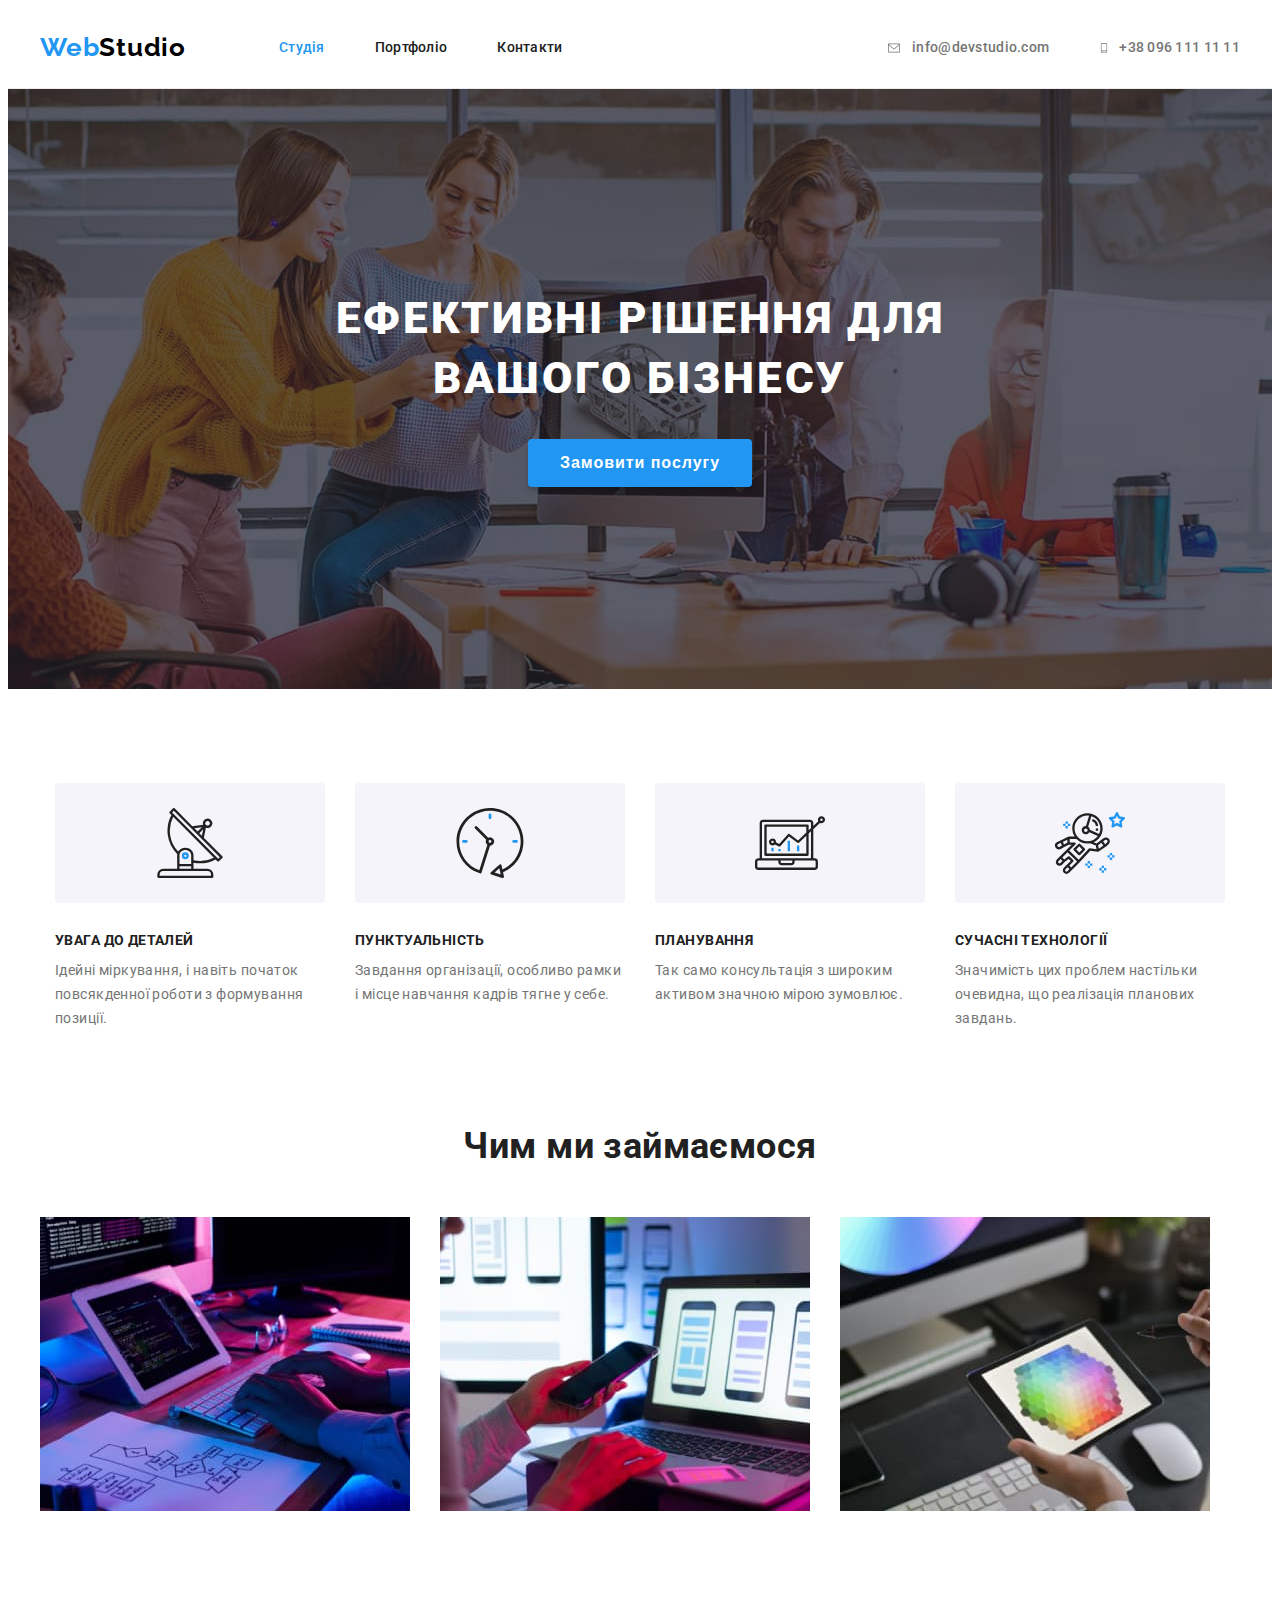
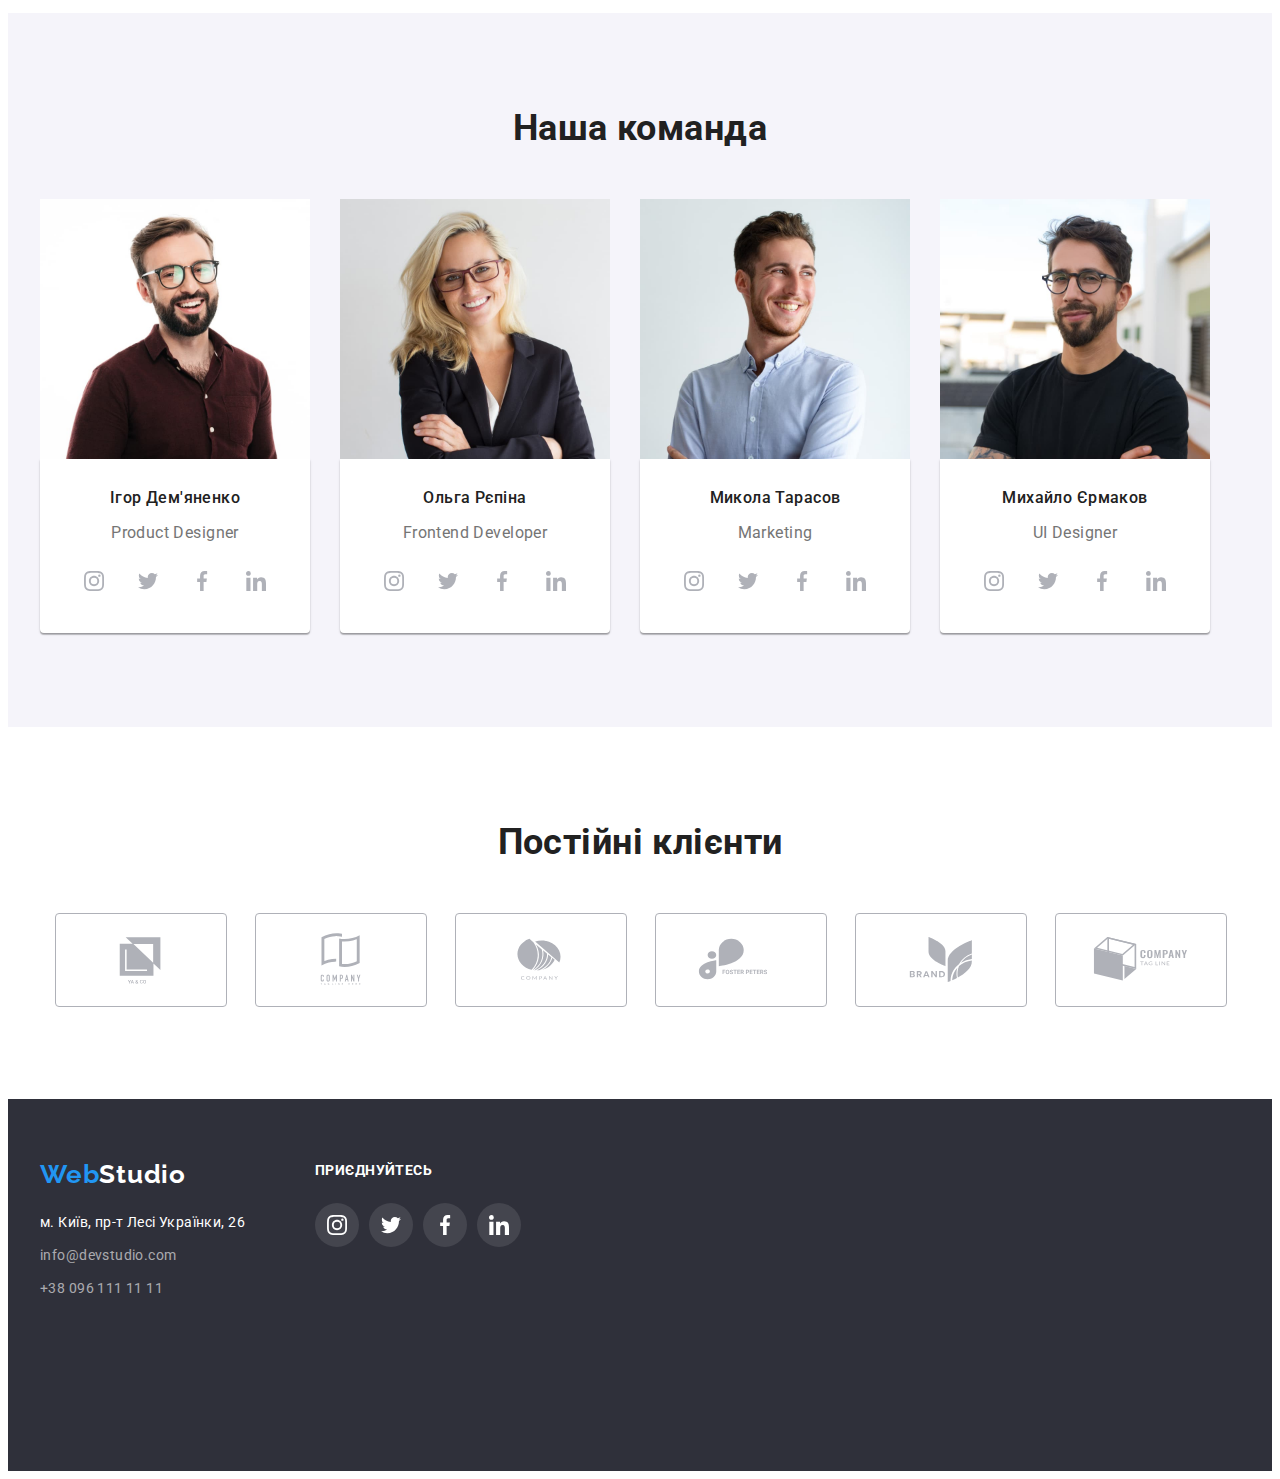
<file: index.html>
<!DOCTYPE html>
<html lang="uk">

<head>
    <meta charset="UTF-8">
    <meta http-equiv="X-UA-Compatible" content="IE=edge">
    <meta name="viewport" content="width=device-width, initial-scale=1.0">
    <title>Document</title>
    <link rel="preconnect" href="https://fonts.googleapis.com">
<link rel="preconnect" href="https://fonts.gstatic.com" crossorigin>
<link href="https://fonts.googleapis.com/css2?family=Raleway:wght@700&family=Roboto:wght@400;500;700;900&display=swap" rel="stylesheet">
 <link rel="stylesheet" href="https://cdnjs.cloudflare.com/ajax/libs/modern-normalize/1.1.0/modern-normalize.min.css" integrity="sha512-wpPYUAdjBVSE4KJnH1VR1HeZfpl1ub8YT/NKx4PuQ5NmX2tKuGu6U/JRp5y+Y8XG2tV+wKQpNHVUX03MfMFn9Q==" crossorigin="anonymous" referrerpolicy="no-referrer"/>   
<link rel="stylesheet" href="./css/styles.css"/>
</head>

<body>
    <!--Шапка сайта-->
    
    <header class="page-header">
        <div class="container main-nav">
        <nav class="main-nav">
            <a href="./index.html" class="logo">
                <span class="accent">Web</span>Studio
            </a>

            <ul class="site-nav list">
                <li class="item"> <a href="./index.html" class="link current">Студія</a></li>
                <li class="item"> <a href="./portfolio.html" class="link">Портфоліо</a></li>
                <li class="item"> <a href="#" class="link">Контакти</a></li>
            </ul>
        </nav>
        


        <ul class="auth-nav list">
            <li class="item auth-nav-item">
                <a href="mailto:info@devstudio.com" class="auth-nav-item link">
                <svg class="auth-nav-icon" width="16px" height="12px">
                <use class="icon" href="./image/icons.svg#icon-envelope"></use>
            </svg>info@devstudio.com</a></li>
            
            <li class="item auth-nav-item">
                <a href="tel:+380961111111" class="link">
                    <svg class="auth-nav-icon" width="10px" height="16px">
                    <use href="./image/icons.svg#icon-smartphone"></use>
            </svg> +38 096 111 11 11</a></li>
                
        </ul>
    </div>
    </header>


    <main>
        <!--Герой-->
        <div class="overlay">
        <section class="hero">
            <div class="container">
            <h1 class="hero-title">Ефективні рішення для вашого бізнесу</h1>
            <button type="button" name="button" class="hero-btn">Замовити послугу</button>
           </div>
        </section>
    </div>

        <!--Особливості роботи-->
        <section class="feature section">
        <div class="container">
             <h2 class="section-title" hidden>Особливості</h2>
             <ul class="feature-list list">
                <li class="feature-item">
                    <div class="feature-icon">
                    <svg class="feature-link" width="70px" height="70px">
                        <use   href="./image/icons.svg#icon-antenna"></use>
                </svg> </div>
                    <h3 class="feature-title">УВАГА ДО ДЕТАЛЕЙ</h3>
                    <p class="feature-text">Ідейні міркування, і навіть початок повсякденної роботи з формування позиції.</p>
                </li>
                <li class="feature-item">
                    <div class="feature-icon">
                    <svg class="feature-link" width="70px" height="70px">
                        <use  href="./image/icons.svg#icon-clock"></use>
                </svg> </div>
                    <h3 class="feature-title">ПУНКТУАЛЬНІСТЬ</h3>
                    <p class="feature-text">Завдання організації, особливо рамки і місце навчання кадрів тягне у себе.</p>
                </li>
                <li class="feature-item">
                    <div class="feature-icon">
                    <svg class="feature-link" width="70px" height="70px">
                        <use  href="./image/icons.svg#icon-diagram"></use>
                </svg> </div>
                    <h3 class="feature-title">ПЛАНУВАННЯ</h3>
                    <p class="feature-text"> Так само консультація з широким активом значною мірою зумовлює.</p>
                </li>
                <li class="feature-item">
                    <div class="feature-icon">
                    <svg class="feature-link" width="70px" height="70px">
                        <use  href="./image/icons.svg#icon-astronaut"></use>
                </svg> </div>
                    <h3 class="feature-title">СУЧАСНІ ТЕХНОЛОГІЇ</h3>
                    <p class="feature-text">Значимість цих проблем настільки очевидна, що реалізація планових завдань.</p>
                </li>
            </ul>
         </div>
</section>

        <!--Приклади роботи-->
        <section class="work section">
        <div class="container">
                <h2 class="section-title">Чим ми займаємося</h2>

            <ul class="work-list list" >
                <li class="work-item"><img src="./image/box-1.jpg" alt="Робоче місце" width="370"/></li>
                <li class="work-item"><img src="./image/box-2.jpg" alt="Ноутбук" width="370"/></li>
                <li class="work-item"><img src="./image/box-3.jpg" alt="Планшет" width="370"/></li>
            </ul>
        </div>
        </section>
   

        <!--Команда-->
        <section class="team section">
        <div class="container">
                    <h2 class="section-title">Наша команда</h2>
            <ul class="team-list list">
                <li class="team-item">
                    <img class="team-img" src="./image/team-card-1.jpg" alt="Ігор Дем'яненко" width="270"/>
                    <div class="team-card">
                    <h3 class="team-title">Ігор Дем'яненко</h3>
                    <p class="team-profession">Product Designer</p>
                      <ul class="team-list-icon list">
                            <li class="team-item-icon">
                            <a href="" class="team-link link"><svg class="team-icon" width="20px" height="20px">
                                <use href="./image/icons.svg#icon-instagram"></use>
                            </svg></a></li>
                            <li class="team-item-icon">
                            <a href="" class="team-link link"><svg class="team-icon" width="20px" height="20px">
                                <use href="./image/icons.svg#icon-twitter"></use>
                            </svg></a></li>
                            <li class="team-item-icon">
                            <a href="" class="team-link link"><svg class="team-icon" width="20px" height="20px">
                                <use href="./image/icons.svg#icon-facebook"></use>
                            </svg></a></li>
                            <li class="team-item-icon">
                            <a href="" class="team-link link"><svg class="team-icon" width="20px" height="20px">
                                <use href="./image/icons.svg#icon-linkedin"></use>
                            </svg></a></li>
                    </ul>
                    
                    
                    
                </div>
                </li>
                <li class="team-item">
                    <img class="team-img" src="./image/team-card-2.jpg" alt="Ольга Рєпіна" width="270"/>
                    <div class="team-card">
                    <h3 class="team-title">Ольга Рєпіна</h3>
                    <p class="team-profession">Frontend Developer</p>
                    <ul class="team-list-icon list">
                        <li class="team-item-icon">
                        <a href="" class="team-link link"><svg class="team-icon" width="20px" height="20px">
                            <use href="./image/icons.svg#icon-instagram"></use>
                        </svg></a></li>
                        <li class="team-item-icon">
                        <a href="" class="team-link link"><svg class="team-icon" width="20px" height="20px">
                            <use href="./image/icons.svg#icon-twitter"></use>
                        </svg></a></li>
                        <li class="team-item-icon">
                        <a href="" class="team-link link"><svg class="team-icon" width="20px" height="20px">
                            <use href="./image/icons.svg#icon-facebook"></use>
                        </svg></a></li>
                        <li class="team-item-icon">
                        <a href="" class="team-link link"><svg class="team-icon" width="20px" height="20px">
                            <use href="./image/icons.svg#icon-linkedin"></use>
                        </svg></a></li>
                </ul>
                </div>
                </li>
                <li class="team-item">
                    <img class="team-img" src="./image/team-card-3.jpg" alt="Микола Тарасов" width="270"/>
                    <div class="team-card">
                    <h3 class="team-title">Микола Тарасов</h3>
                    <p class="team-profession">Marketing</p>
                    <ul class="team-list-icon list">
                        <li class="team-item-icon">
                        <a href="" class="team-link link"><svg class="team-icon" width="20px" height="20px">
                            <use href="./image/icons.svg#icon-instagram"></use>
                        </svg></a></li>
                        <li class="team-item-icon">
                        <a href="" class="team-link link"><svg class="team-icon" width="20px" height="20px">
                            <use href="./image/icons.svg#icon-twitter"></use>
                        </svg></a></li>
                        <li class="team-item-icon">
                        <a href="" class="team-link link"><svg class="team-icon" width="20px" height="20px">
                            <use href="./image/icons.svg#icon-facebook"></use>
                        </svg></a></li>
                        <li class="team-item-icon">
                        <a href="" class="team-link link"><svg class="team-icon" width="20px" height="20px">
                            <use href="./image/icons.svg#icon-linkedin"></use>
                        </svg></a></li>
                </ul>
                </div>
                </li>
                <li class="team-item">
                    <img class="team-img" src="./image/team-card-4.jpg" alt="Михайло Єрмаков" width="270"/>
                    <div class="team-card">
                    <h3 class="team-title">Михайло Єрмаков</h3>
                    <p class="team-profession">UI Designer</p>
                    <ul class="team-list-icon list">
                        <li class="team-item-icon">
                        <a href="" class="team-link link"><svg class="team-icon" width="20px" height="20px">
                            <use href="./image/icons.svg#icon-instagram"></use>
                        </svg></a></li>
                        <li class="team-item-icon">
                        <a href="" class="team-link link"><svg class="team-icon" width="20px" height="20px">
                            <use href="./image/icons.svg#icon-twitter"></use>
                        </svg></a></li>
                        <li class="team-item-icon">
                        <a href="" class="team-link link"><svg class="team-icon" width="20px" height="20px">
                            <use href="./image/icons.svg#icon-facebook"></use>
                        </svg></a></li>
                        <li class="team-item-icon">
                        <a href="" class="team-link link"><svg class="team-icon" width="20px" height="20px">
                            <use href="./image/icons.svg#icon-linkedin"></use>
                        </svg></a></li>
                </ul>
                </div>
                </li>
            </ul>
       
        </div>
    </section>


    <section class="client section">
        <div class="container">
                    <h2 class="section-title">Постійні клієнти</h2>
                    <ul class="client-list list">
                        <li class="client-item">
                        <a href="" class="client-link link"><svg class="client-icon" width="106px" height="60px">
                            <use href="./image/icons.svg#icon-Logo5"></use>
                        </svg></a></li>
                        <li class="client-item">
                            <a href="" class="client-link link"><svg class="client-icon" width="106px" height="60px">
                                <use href="./image/icons.svg#icon-Logo4"></use>
                            </svg></a></li>
                        <li class="client-item">
                                <a href="" class="client-link link"><svg class="client-icon" width="106px" height="60px">
                                    <use href="./image/icons.svg#icon-Logo3"></use>
                                </svg></a></li>
                        <li class="client-item">
                                    <a href="" class="client-link link"><svg class="client-icon" width="106px" height="60px">
                                        <use href="./image/icons.svg#icon-Logo2"></use>
                                    </svg></a></li>
                        <li class="client-item">
                                        <a href="" class="client-link link"><svg class="client-icon" width="106px" height="60px">
                                            <use href="./image/icons.svg#icon-Logo1"></use>
                                        </svg></a></li>
                                        <li class="client-item">
                                            <a href="" class="client-link link"><svg class="client-icon" width="106px" height="60px">
                                                <use href="./image/icons.svg#icon-Logo0"></use>
                                            </svg></a></li>
                </ul>
 
        </div>
    </section>


    </main>

    <!--Футер-->
<footer class="page-footer">
    <div class="footer-container container">
        <address class="adress">
            <a href="./index.html" class="logo-footer">
                <span class="accent">Web</span>Studio
            </a>
            <ul class="adress-list list">
                <li class="mail-items">
                    <a href="https://goo.gl/maps/m37v5d8VHXMpui1S7" target="_blank" rel="noopener noreferrer"
                        class="adress-map link">м. Київ,
                        пр-т Лесі Українки, 26 </a>
                </li>
                <li class="mail-items">
                    <a href="mailto:info@devstudio.com" class="mail link">info@devstudio.com </a>
                </li>
                <li class="mail-items">
                    <a href="tel:+380961111111" class="mail link">+38 096 111 11 11 </a>
                </li>
            </ul>
        </address>



        <div class="footer-icon">
            <p class="social-text">приєднуйтесь</p>
            <ul class="social-list list">
                <li class="social-item">
                    <a href="" class="social-link link">
                        <svg class="team-icon" width="20px" height="20px">
                            <use href="./image/icons.svg#icon-instagram"></use>
                        </svg></a>
                </li>
                <li class="social-item">
                    <a href="" class="social-link link">
                        <svg class="team-icon" width="20px" height="20px">
                            <use href="./image/icons.svg#icon-twitter"></use>
                        </svg></a>
                </li>
                <li class="social-item">
                    <a href="" class="social-link link">
                        <svg class="team-icon" width="20px" height="20px">
                            <use href="./image/icons.svg#icon-facebook"></use>
                        </svg></a>
                </li>
                <li class="social-item">
                    <a href="" class="social-link link">
                        <svg class="team-icon" width="20px" height="20px">
                            <use href="./image/icons.svg#icon-linkedin"></use>
                        </svg></a>
                </li>
            </ul>


        </div>
    </div>
</footer>
</body>

</html>
</file>
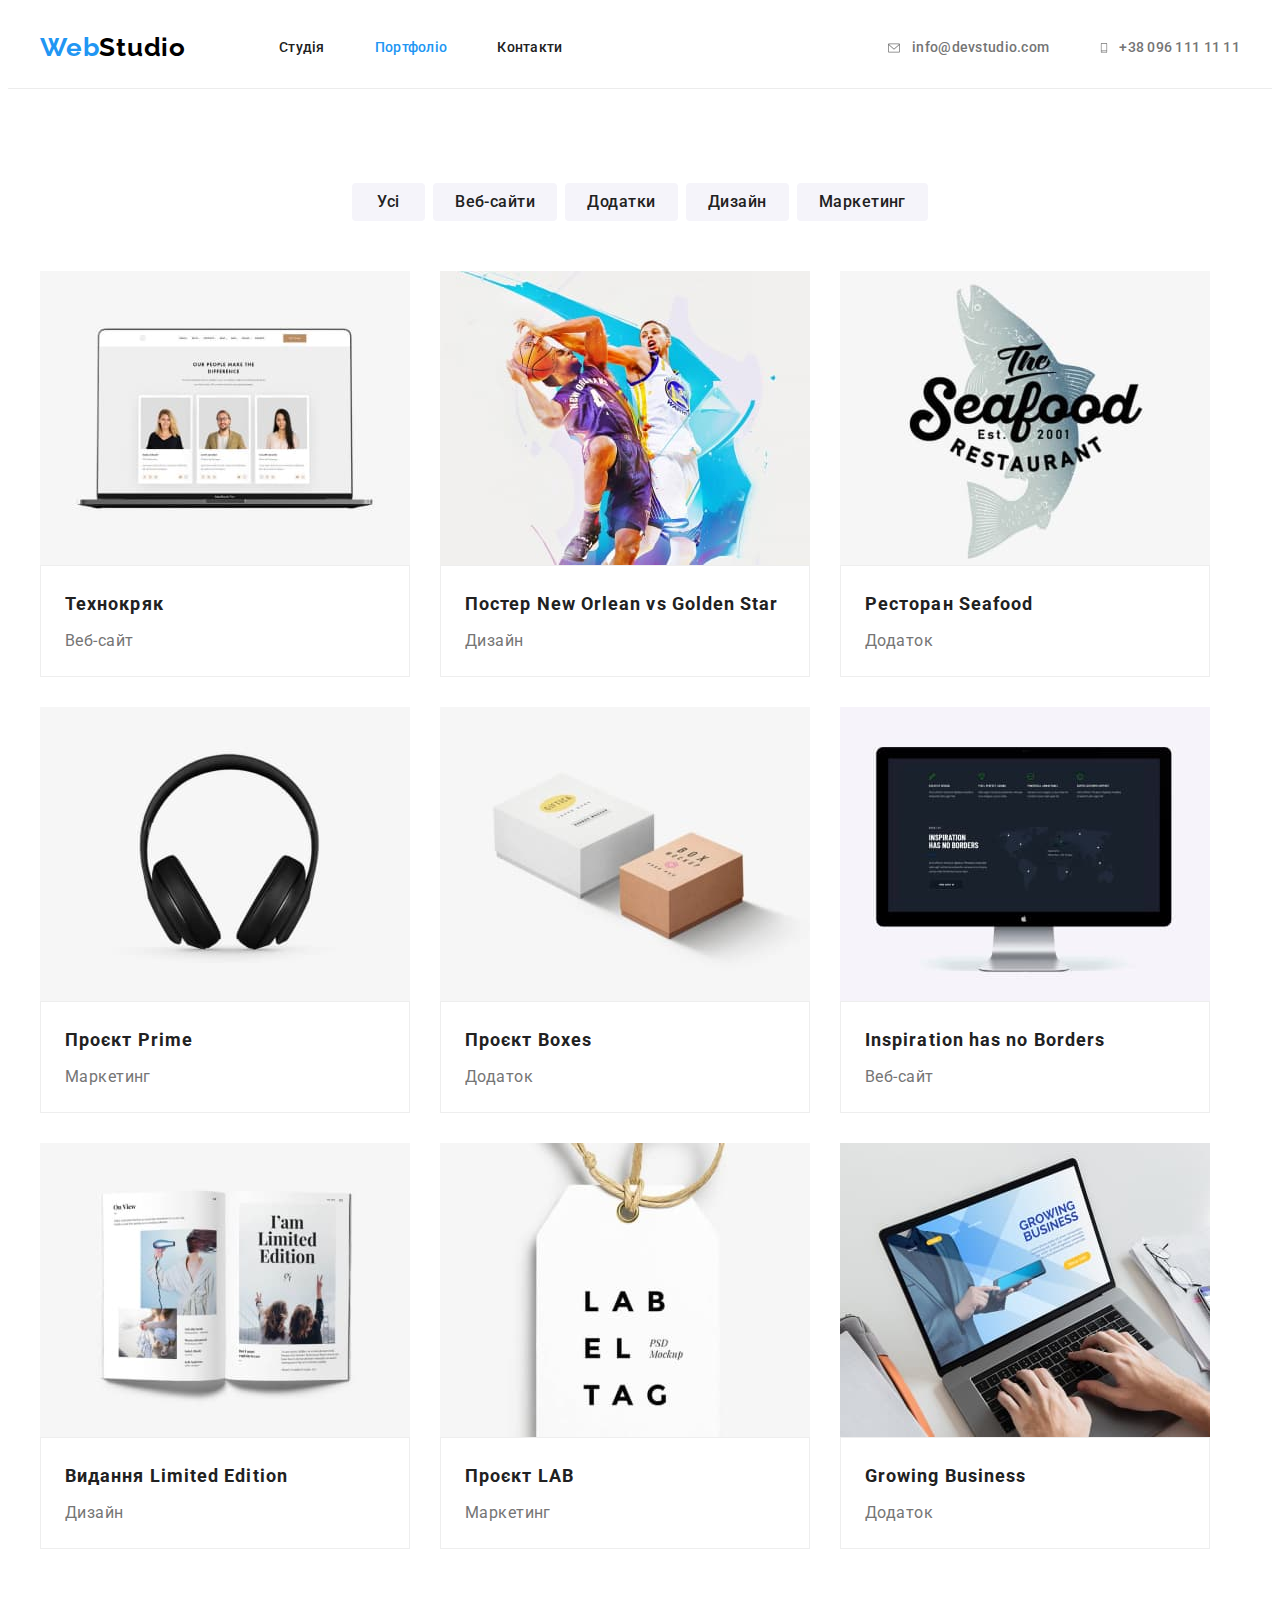
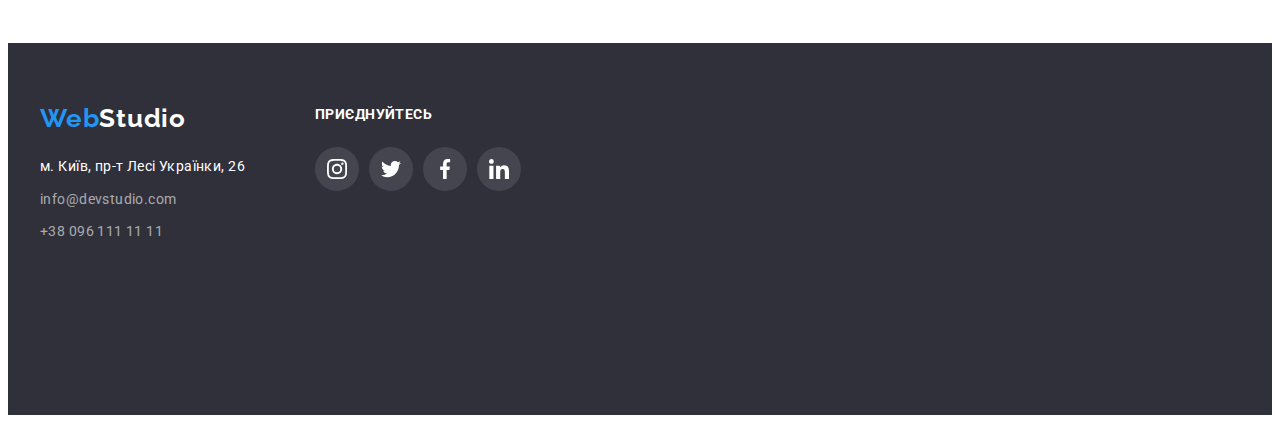
<file: portfolio.html>
<!DOCTYPE html>
<html lang="uk">
<head>
    <meta charset="UTF-8">
    <meta http-equiv="X-UA-Compatible" content="IE=edge">
    <meta name="viewport" content="width=device-width, initial-scale=1.0">
    <title>Document</title>
    <link rel="preconnect" href="https://fonts.googleapis.com">
    <link rel="preconnect" href="https://fonts.gstatic.com" crossorigin>
    <link href="https://fonts.googleapis.com/css2?family=Raleway:wght@700&family=Roboto:wght@400;500;700;900&display=swap"
       rel="stylesheet">
       <link rel="stylesheet" href="https://cdnjs.cloudflare.com/ajax/libs/modern-normalize/1.1.0/modern-normalize.min.css" integrity="sha512-wpPYUAdjBVSE4KJnH1VR1HeZfpl1ub8YT/NKx4PuQ5NmX2tKuGu6U/JRp5y+Y8XG2tV+wKQpNHVUX03MfMFn9Q==" crossorigin="anonymous" referrerpolicy="no-referrer"/>
       <link rel="stylesheet" href="./css/styles.css"/>
</head>

<body>
    <!--Шапка сайта-->
    <header class="page-header">
        <div class="container main-nav">
            <nav class="main-nav">
                <a href="./index.html" class="logo">
                    <span class="accent">Web</span>Studio
                </a>
    
                <ul class="site-nav list">
                    <li class="item"> <a href="./index.html" class="link">Студія</a></li>
                    <li class="item"> <a href="./portfolio.html" class="link current">Портфоліо</a></li>
                    <li class="item"> <a href="#" class="link">Контакти</a></li>
                </ul>
            </nav>
    
    
    
            <ul class="auth-nav list">
                <li class="item auth-nav-item">
                    <a href="mailto:info@devstudio.com" class="auth-nav-item link">
                        <svg class="auth-nav-icon" width="16px" height="12px">
                            <use class="icon" href="./image/icons.svg#icon-envelope"></use>
                        </svg>info@devstudio.com</a>
                </li>
    
                <li class="item auth-nav-item">
                    <a href="tel:+380961111111" class="link">
                        <svg class="auth-nav-icon" width="10px" height="16px">
                            <use href="./image/icons.svg#icon-smartphone"></use>
                        </svg> +38 096 111 11 11</a>
                </li>
    
            </ul>
        </div>
    </header>
 

<!--Фільтр-->
<main>
<section class="filters section">
<div class="container">
    <h1 class="hero-title" hidden>Галерея робіт</h1>
    <ul class="filters-list list">
        <li class="filter-item"><button type="button" name="button" class="filter-btn">Усі</button></li>
        <li class="filter-item"><button type="button" name="button" class="filter-btn">Веб-сайти</button></li>
        <li class="filter-item"><button type="button" name="button" class="filter-btn">Додатки</button></li>
        <li class="filter-item"><button type="button" name="button" class="filter-btn">Дизайн</button></li>
        <li class="filter-item"><button type="button" name="button" class="filter-btn">Маркетинг</button></li>
    </ul>
</div>


   <!--Галерея-->
   
<div class="progects container">

    <ul class="progects-list list">
        <li class="progects-items">
            <a href=""><img class="progect-img" src="./image/img1.jpg" alt="Приклад вебсайту" width="370"/>
            <div class="card-title">
            <h2 class="title-progect">Технокряк</h2>
            <p class="title-text">Веб-сайт</p>
        </div>
        </a>
        </li>
        <li class="progects-items">
            <a href="">
            <img class="progect-img"  src="./image/img2.jpg" alt="Два гравці з м'ячем" width="370" />
            <div class="card-title">
            <h2 class="title-progect">Постер New Orlean vs Golden Star</h2>
            <p class="title-text">Дизайн</p>
            </div>
            </a>
        </li>
        <li class="progects-items"><a href="">
            <img class="progect-img" src="./image/img3.jpg" alt="Емблема ресторана Seafood" width="370"/>
            <div class="card-title">
            <h2 class="title-progect">Ресторан Seafood</h2>
            <p class="title-text">Додаток</p>
            </div>
            </a>
        </li>
        <li class="progects-items"><a href="">
            <img class="progect-img" src="./image/img4.jpg" alt="Навушники" width="370"/>
            <div class="card-title">
            <h2 class="title-progect">Проєкт Prime</h2>
            <p class="title-text">Маркетинг</p>
            </div>
            </a>
        </li>
        <li class="progects-items"><a href="">
            <img class="progect-img" src="./image/img5.jpg" alt="Дві коробки" width="370"/>
            <div class="card-title">
            <h2 class="title-progect">Проєкт Boxes</h2>
            <p class="title-text">Додаток</p>
            </div>
            </a>
        </li>
        <li class="progects-items"><a href="">
            <img class="progect-img" src="./image/img6.jpg" alt="Монітор комп'ютера" width="370"/>
            <div class="card-title">
            <h2 class="title-progect">Inspiration has no Borders</h2>
            <p class="title-text">Веб-сайт</p>
           </div>
           </a>
        </li>
        <li class="progects-items"><a href="">
            <img class="progect-img" src="./image/img7.jpg" alt="Розгорнута книжка" width="370"/>
            <div class="card-title">
            <h2 class="title-progect"> Видання Limited Edition</h2>
            <p class="title-text">Дизайн</p> 
            </div>
            </a>
        </li>
        <li class="progects-items"><a href="">
            <img class="progect-img" src="./image/img8.jpg" alt="Бірка" width="370"/>
            <div class="card-title">
            <h2 class="title-progect">Проєкт LAB</h2>
            <p class="title-text">Маркетинг</p> 
            </div>
            </a>
        </li>
        <li class="progects-items"><a href="">
            <img class="progect-img" src="./image/img9.jpg" alt="Відкритий ноутбук" width="370"/>
            <div class="card-title">
            <h2 class="title-progect">Growing Business</h2>
            <p class="title-text">Додаток</p>
             </div>
             </a>
        </li>
    </ul>
</div>
   </section>

</main>

    <!--Футер-->
    <footer class="page-footer">
        <div class="footer-container container">
        <address class="adress">
        <a href="./index.html" class="logo-footer">
                <span class="accent">Web</span>Studio
            </a>
        <ul class="adress-list list">
                <li class="mail-items">
                    <a href="https://goo.gl/maps/m37v5d8VHXMpui1S7" target="_blank" rel="noopener noreferrer" class="adress-map link">м. Київ,
                        пр-т Лесі Українки, 26 </a>
                    </li>
                <li class="mail-items">
                    <a href="mailto:info@devstudio.com" class="mail link" >info@devstudio.com </a></li>
                <li class="mail-items">
                    <a href="tel:+380961111111" class="mail link">+38 096 111 11 11 </a></li>
            </ul>
        </address>
    
       

        <div class="footer-icon">
            <p class="social-text">приєднуйтесь</p>
            <ul class="social-list list">
                <li class="social-item">
                    <a href="" class="social-link link">
                        <svg class="team-icon" width="20px" height="20px">
                            <use href="./image/icons.svg#icon-instagram"></use>
                        </svg></a>
                </li>
                <li class="social-item">
                    <a href="" class="social-link link">
                        <svg class="team-icon" width="20px" height="20px">
                            <use href="./image/icons.svg#icon-twitter"></use>
                        </svg></a>
                </li>
                <li class="social-item">
                    <a href="" class="social-link link">
                        <svg class="team-icon" width="20px" height="20px">
                            <use href="./image/icons.svg#icon-facebook"></use>
                        </svg></a>
                </li>
                <li class="social-item">
                    <a href="" class="social-link link">
                        <svg class="team-icon" width="20px" height="20px">
                            <use href="./image/icons.svg#icon-linkedin"></use>
                        </svg></a>
                </li>
            </ul>
        
        
        </div>
</div>
    </footer>

</body>
</html>
</file>
<file: css/styles.css>
:root {
    --primary-text-color: #757575;
    --title-text-color: #212121;
    --white-color: #FFFFFF;
    --accent-color: #2196F3;
    --logo-tetx-color: #000000;
}


body {
    
    color: var(--primary-text-color);
    background-color: #FFFFFF;

    font-family: Roboto, sans-serif;
    letter-spacing: 0.03em;
    font-size: 14px;
    line-height: 1.71;
    }

    /* Утіліти */
    
    .list {
    padding: 0;
    margin: 0;
    list-style: none;  
    }

    .container {
    margin-left: auto;
    margin-right: auto;
    width: 1200px;
    padding-right: 15px;
    padding-left: 15px;

    }

   /* Page header */
   
   .page-header {
   height: 80px;
   border-bottom: 1px solid #ECECEC;
   }

       
    /* Logo */

    .logo {
    color: var(--logo-tetx-color);
    font-family: Raleway, sans-serif;
    font-weight: 700;
    font-size: 26px;
    line-height: 1.19;
    letter-spacing: 0.03em;
    text-decoration: none;
    }

    .logo:hover,
    .logo:focus {
    color: var(--accent-color);
    }

   .accent {
    color: var(--accent-color);
    }

    
    /* Main-nav */
   .main-nav {
    display: flex;
    align-items: center;
    }

    .main-nav .logo {
    padding-top: 24px;
    padding-bottom: 25px;
    }


    /* Site nav */

    .site-nav {
    display: flex;
    margin-left: 93px;
    }

    .site-nav .item +.item,
    .auth-nav .item +.item {
    margin-left: 50px;
    } 

/*  .site-nav  .item:not(:last-child),
    .auth-nav .item:not(:last-child) {
        margin-right: 50px;
    } */


    .site-nav .link,
    .auth-nav .link {
    display: flex;
    align-items: center;
justify-content: center;
    padding-top: 32px;
    padding-bottom: 32px;
        
    font-weight: 500;
    font-size: 14px;
    line-height: 1.14;
    letter-spacing: 0.02em;
    text-decoration: none;
    }

    .site-nav .link{
    color: var(--title-text-color);        
    }

    .site-nav .link:hover,
    .auth-nav .link:hover,
    .site-nav .link:focus,
    .auth-nav .link:focus {
    color: var(--accent-color);
    }

   .site-nav .link.current {
    color: var(--accent-color);
   }

   /* Auth-nav */
   .auth-nav {
    display: flex;
    margin-left: auto;
   }
   
   .auth-nav .link {
    
    color: var(--primary-text-color);
    }

    .auth-nav-icon {
        margin-right: 10px;
        fill: currentColor;
       
    }

    .auth-nav-item:hover .auth-nav-icon,
    .auth-nav-item:focus .auth-nav-icon {
        fill:  var(--accent-color);
    }
   

    

     /* Hero */

     .overlay {
        max-width: 1600px;
        height: 600px;
        background-color: #C4C4C4;
        margin-left: auto;
        margin-right: auto;
        background-image: linear-gradient( to right,
        rgba(47, 48, 58, 0.5),
        rgba(47, 48, 58, 0.5)
        ),
        url(../image/fon.jpg);
        background-repeat: no-repeat;
        background-position: center;
        background-size: cover;
     }

    .hero {
    text-align: center;
    padding-top: 200px;
    padding-bottom: 200px;
    }

    .hero-title {
    margin: auto;
    margin-bottom: 30px;
    width: 696px;

    color: var(--white-color);
    font-style: normal;
    font-weight: 900;
    font-size: 44px;
    line-height: 1.36;
    text-align: center;
    letter-spacing: 0.06em;
    text-transform: uppercase;
    }

    .hero-btn {
    display: inline-block;
   
    padding: 10px 32px;
    min-width: 216px;
    text-align: center;
    border: none;
    box-shadow: 0px 4px 4px rgba(0, 0, 0, 0.15);
    border-radius: 4px;

    color: var(--white-color);
    background-color: var(--accent-color);

    font-weight: 700;
    font-size: 16px;
    line-height: 1.8;
    letter-spacing: 0.06em;
    text-decoration: none;
    cursor: pointer;
    }

    .hero-btn:hover,
    .hero-btn:focus,
    .hero-btn:active {
        background: #188CE8;
    }


    
    

    /* Section */

    .section {
    padding-top: 94px;
    padding-bottom: 94px;
    }

    .section.no-padding {
    padding-top: 0;
    padding-bottom: 0;
    }

    .section-title {
    margin-top: 0;
    margin-bottom: 50px;

    color: var(--title-text-color); 

    font-weight: 700;
    font-size: 36px;
    line-height: 1.17;
    text-align: center;

   
    }

    /* Feature list */



    .feature-list {
    display: flex;
    justify-content: center;    
    }

    .feature-item {
    width: 270px;
  
    margin-right: 30px;
    align-items: center;
    }

    .feature-item:nth-child(4n) {
        margin-right: 0;
    }

    .feature-icon {
        width: 270px;
            height: 120px;
            border-radius: 4px;
            background-color: #F5F4FA;
            display: flex;
            align-items: center;
            justify-content: center;
    }

  

    .feature-link {
        width: 70px;
        height: 70px;
        display: flex;
        align-items: center;
        justify-content: center;
       
       
      

    }



    .feature-title {
    margin-top: 30px;
    margin-bottom: 10px;
    color: var(--title-text-color);
    font-weight: 700;
    font-size: 14px;
    line-height: 1.14;
    }

    .feature-text {
     margin-top: 0;
     margin-bottom: 0;
    }

   /* Work-list */

   .work {
    padding-top: 0;
   }


   .work-list {
    display: flex;
    align-items: center;
 
    }

  .work-item {
    margin-right: 30px;
    margin-bottom: 0;
  }

  .work-item:nth-child(3n) {
    margin-right: 0;
  }



    /* Team */

    .team {

        background-color: #F5F4FA;

        
    }

   .team-list {
        display: flex;                 

    }

    .team-img {
        display: block;
        margin-bottom: 0;
    }

    .team-card {
        padding-top: 30px;
        padding-bottom: 30px;
        text-align: center;
        margin-top: 0;
        
     
        
        background-color: var(--white-color);
             
        box-shadow: 0px 1px 3px rgba(0, 0, 0, 0.12), 0px 1px 1px rgba(0, 0, 0, 0.14), 0px 2px 1px rgba(0, 0, 0, 0.2);
        border-radius: 0px 0px 4px 4px;  

    }

    .team-item {
        margin-right: 30px;
        margin-top: 0; 
    }

    .team-item:nth-child(4n) {
        margin-right: 0;    
    }



    .team-title {
    margin-top: 0; 
    margin-bottom: 10; 
    
    color: var(--title-text-color);
    font-weight: 500;
    font-size: 16px;
    line-height: 1.18; 
    }

    .team-profession {
    margin-top: 0;
    margin-bottom: 16px;
  

    font-weight: 400;
    font-size: 16px;
    line-height: 1.18;
    }

    .team-list-icon {
        display: flex;
        justify-content: center;
        gap: 10px;
    }

    .team-item-icon {
        width: 44px;
        height: 44px;
    }

    .team-link {
        width: 100%;
        height: 100%;
        display: flex;
        border-radius: 50%;
        align-items: center;
        justify-content: center;
        border: transparent;  
        fill: #AFB1B8;
    }

    .team-link:hover,
    .team-link:focus {
        background-color: var(--accent-color);
       
    }

    .team-link:hover .team-icon,
    .team-link:focus .team-icon {
        fill: #FFFFFF;
    } 


     /* ----------Clients---------- */
     .client-list  {
        display: flex;
        justify-content: center;
        gap: 30px;
    }

    .client-item {
        width: 170px;
        height: 92px;
    }

    .client-link {
        width: 100%;
        height: 100%;
        display: flex;
        border-radius: 4px;
        align-items: center;
        justify-content: center;
        border: 1px solid rgba(175, 177, 184, 1);  
        fill: #AFB1B8;
        }

    .client-link:hover,
    .client-link:focus {
        
        border: 1px solid var(--accent-color);
        
    }

    .client-link:hover .client-icon,
    .client-link:focus .client-icon {
        fill: var(--accent-color);
    }


    /* Portfolio */

    /* Filters */

   

    .filters-list {
     display: flex;
    justify-content: center;
    }

        
    .filter-item + .filter-item {
    margin-left: 8px;
    }

    .filter-btn {
    padding: 6px 22px;
    min-width:73px;
    border-radius: 4px;
    border: none;
    display: inline-block;
    text-decoration: none;
    text-align: center;



    margin-top: 0;
    margin-bottom: 50px;
     
    color: var(--title-text-color);
    background-color: #F5F4FA;
    font-family: 'Roboto';
    font-style: normal;
    font-weight: 500;
    font-size: 16px;
    line-height: 1.62;
    letter-spacing: 0.03em;
    cursor: pointer;
    }


    .filter-btn:hover,
    .filter-btn:focus {
    color: var(--white-color);
    background-color:  var(--accent-color);
    box-shadow: 0px 3px 1px rgba(0, 0, 0, 0.1), 0px 1px 2px rgba(0, 0, 0, 0.08), 0px 2px 2px rgba(0, 0, 0, 0.12);
     }

    /* Progects */

    .progects-list {
    display: flex;
    flex-wrap: wrap;}

    .progect-img {
        display: block;
        margin-bottom: 0;

    }
  
    .card-title {
        padding: 20px 24px;
        border: 1px solid #EEEEEE;
    }

    .progects-items {
     width: 370px;
    margin-right: 30px;
     margin-bottom: 30px;

    }

    .progects-items:hover,
    .progects-items:focus {
box-shadow: 1px 4px 6px 0px rgba(0, 0, 0, 0.16),
0px 4px 4px 0px rgba(0, 0, 0, 0.06),
0px 1px 1px 0px rgba(0, 0, 0, 0.12);
    }



    .progects-items:nth-child(3n) {
    margin-right: 0;
    }

    .progects-items:nth-last-child(-n + 3) {
    margin-bottom: 0;
    }


    .title-progect {
    margin-top: 0;
     margin-bottom: 4px;

    color: var(--title-text-color);
    font-weight: 700;
    font-size: 18px;
    line-height: 2;
    letter-spacing: 0.06em;
    color: var(--title-text-color);
    }
    
    .title-text {
    margin-top: 0;
    margin-bottom: 0;

    color: var(--primary-text-color);
    font-size: 16px;
    line-height: 1.87;
    }
    
    a {
   

    text-decoration: none;
    }

    /* Футер */

    .page-footer {
    height: 252px;
    padding-top: 60px;
    padding-bottom: 60px;

    color: var(--white-color);
    background: #2F303A;
    text-decoration: none;
    }

        .footer-container {
            display: flex;
           
            
            }

    .adress {
    display: block;
  
 
   
    
    }


    .logo-footer {
   

    font-family: 'Raleway';
    font-weight: 700;
    font-size: 26px;
    line-height: 1.19;
    letter-spacing: 0.03em;
    color: #FFFFFF;
    }

    .logo-footer:hover,
    .logo-footer:focus {
    color: var(--accent-color);
    }

        .footer-section {
            display: flex;
                align-items: center;
                

        }

    .adress {
    font-style: normal;
    }

 

.adress-list {
    display: block;
    margin-top: 20px;
    padding-bottom: 60px;
}

    .mail-items{

    margin-bottom: 9px;
    }   

    .mail-items:last-child {
    margin-bottom: 0;
    }


    .adress-map {

    color: var(--hero-text-color);
    text-decoration: none;
    }

    .adress-map:hover,
    .adress-map:focus {
    color: var(--accent-color);
    }

    .mail {
    text-decoration: none;
    color: rgba(255, 255, 255, 0.6);
    }
    
    .mail:hover,
    .mail:focus  {
        color: var(--accent-color);
    }

    /* -----Social-list------ */


    .footer-icon {
        display: block;
        margin-left: 70px;
    }
        

        /* padding-top: 72px;
        padding-bottom: 100px; */

    .social-text {
        margin: 0;

        font-weight: 700;
        text-transform: uppercase;
              }
       

   

    .social-list {
        display: flex;
        padding-bottom: 100px;
        margin-top: 20px;
       
       
    
        gap: 10px;
    }

    .social-item {
        width: 44px;
        height: 44px;
    }

    .social-link {
            width: 100%;
            height: 100%;
            display: flex;
            border-radius: 50%;
            align-items: center;
            justify-content: center;
            border: transparent;
            background-color: rgba(255, 255, 255, 0.1);
            fill: var(--white-color);
        }


    
                .social-link:hover,
                .social-link:focus {
            background-color: var(--accent-color);
    
        }
    
        .team-link:hover .team-icon,
        .team-link:focus .team-icon {
            fill: #FFFFFF;
        }
</file>
